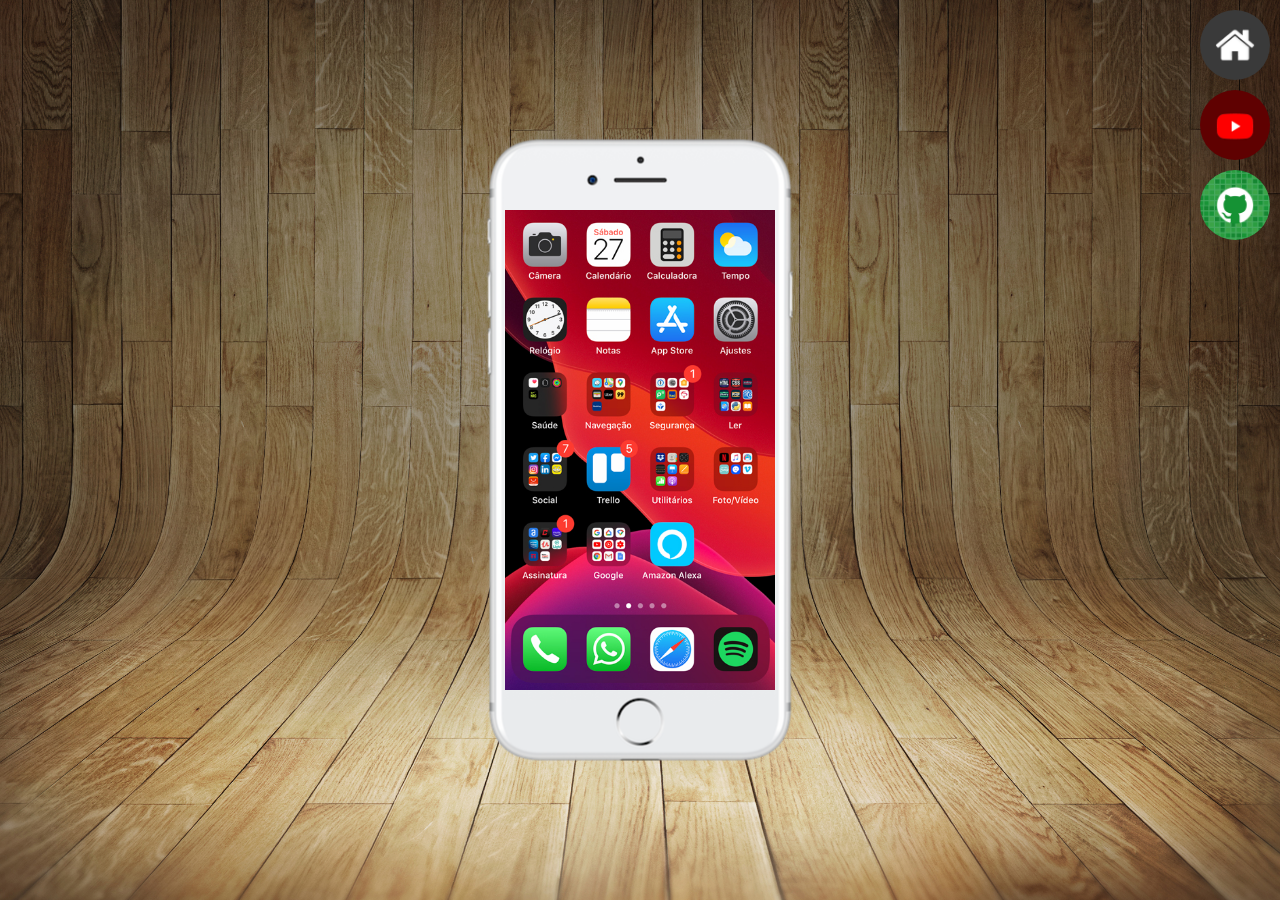
<file: index.html>
<!DOCTYPE html>
<html lang="en">
<head>
    <meta charset="UTF-8">
    <meta name="viewport" content="width=device-width, initial-scale=1.0">
    <title>Redes sociais</title>
    <link rel="shortcut icon" href="favicon.ico" type="image/x-icon">
    <link rel="stylesheet" href="style.css">
</head>
<body>
    <nav id="container-navegacao">
        <a href="extra/home.html" target="frame"><img src="imagens/logo-home.jpg" alt="Home""></a>
        <a href="extra/youtube.html" target="frame"><img src="imagens/logo-youtube.jpg" alt="YouTube"></a>
        <a href="extra/github.html" target="frame"><img src="imagens/logo-github.jpg" alt="GitHub"></a>
    </nav>
    <div id="container-principal">
        <img src="imagens/frame-iphone.png" alt="Foto de um iphone">
        <iframe src="extra/home.html" frameborder="0" name="frame"></iframe>
    </div>
</body>
</html>
</file>
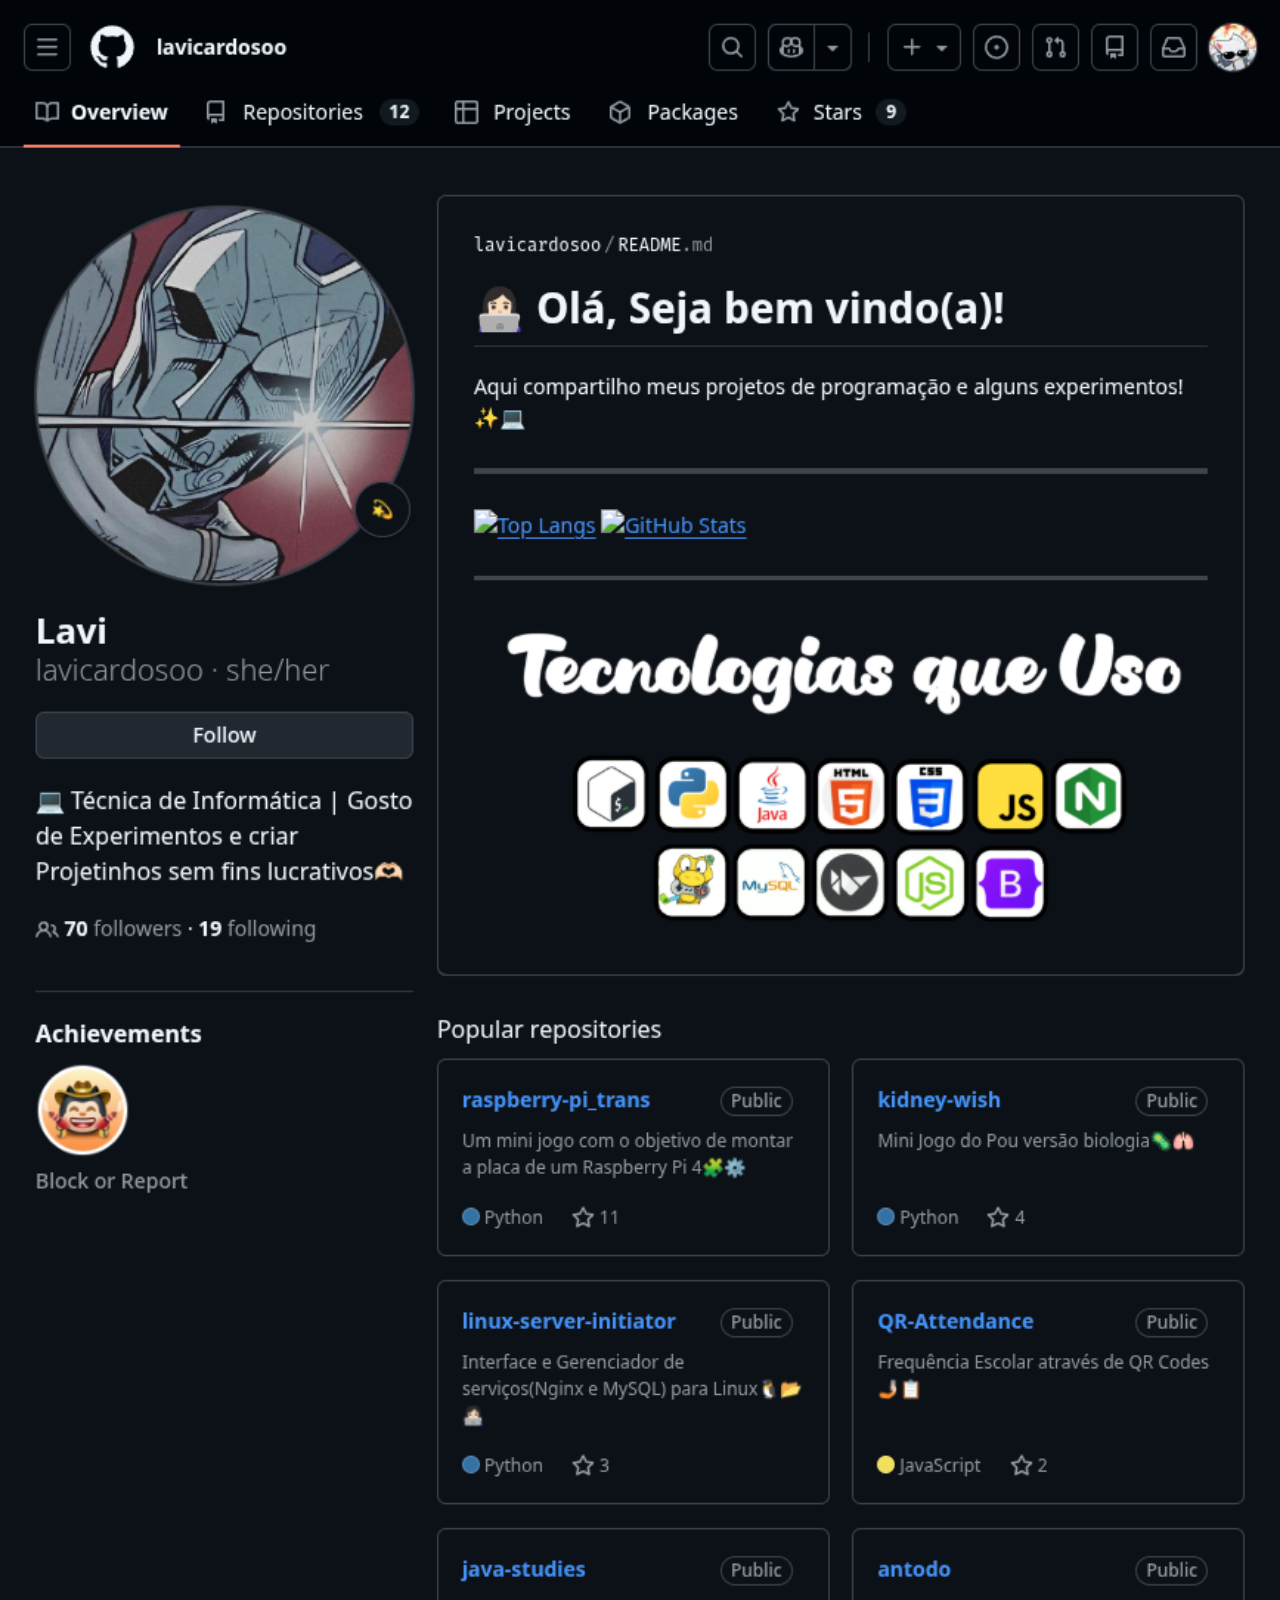
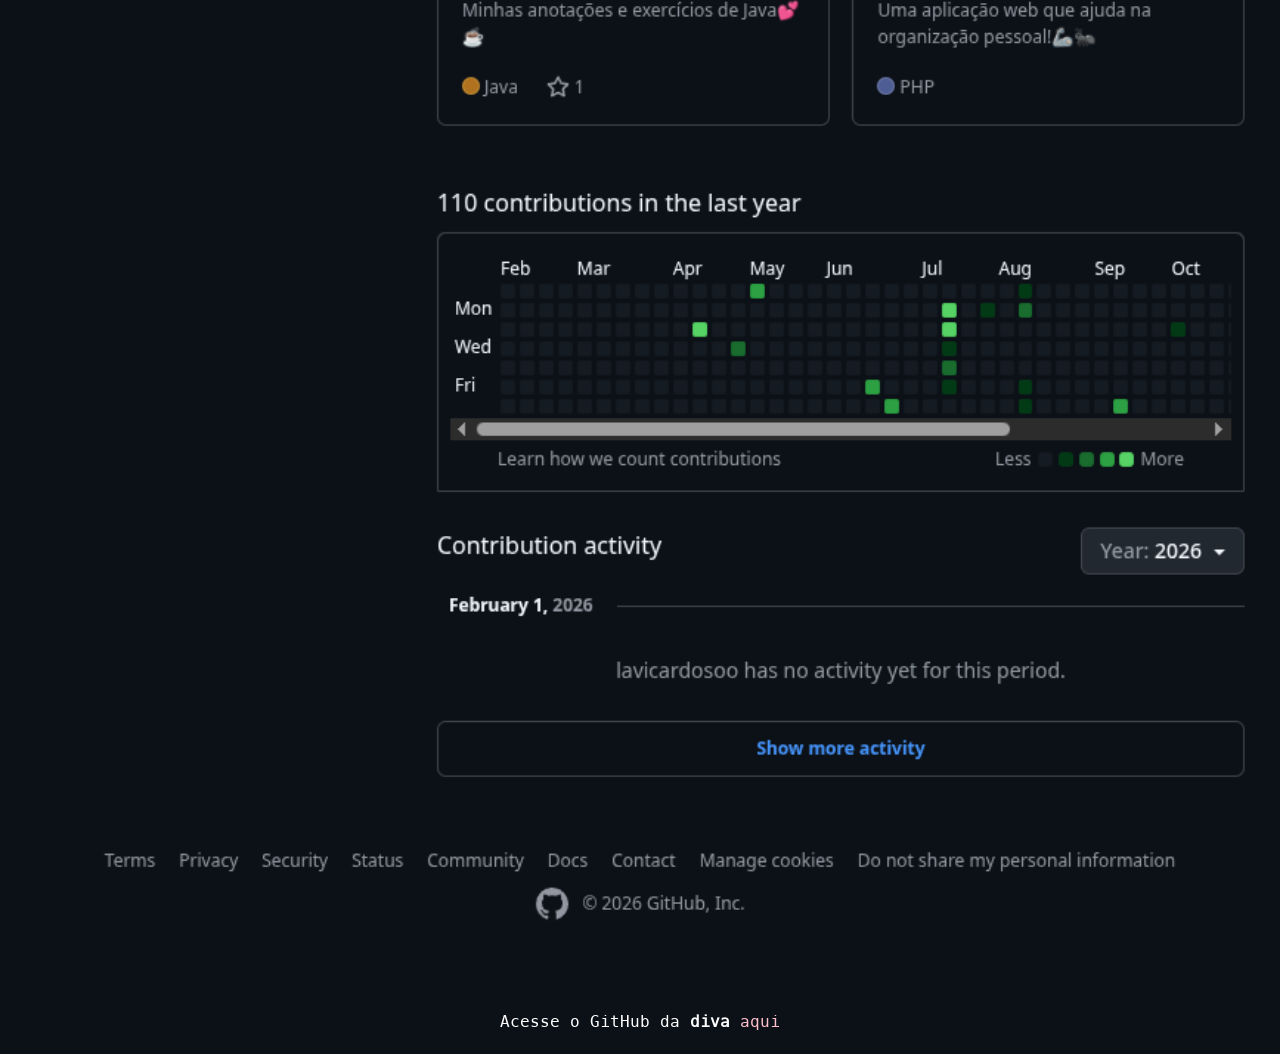
<file: extra/github.html>
<!DOCTYPE html>
<html lang="pt-br">

<head>
    <meta charset="UTF-8">
    <meta name="viewport" content="width=device-width, initial-scale=1.0">
    <title>GitHub</title>
    <style>
        @font-face {
            font-family: 'Meslo';
            src: url(../fonts/MesloLGL-Regular.ttf) format("truetype");
            font-weight: normal;
            font-style: normal;
        }

        body {
            font-family: Meslo, sans-serif;
            width: 100%;
            margin: 0px;
            background-color: #0C1117;
        }

        img {
            width: 100%;
        }

        footer {
            text-align: center;
            width: 100%;
            background-color: #0C1117;
            padding: 0px;
        }

        footer p {
            color: white;
            margin: 0px;
            padding: 20px;
        }

        strong {
            color: white;
        }

        a {
            color: pink;
            text-decoration: none;
        }
    </style>
</head>

<body>
    <img src="../imagens/github.png" alt="Canal da sudo lavi, uma diva">
    <footer>
        <p>Acesse o GitHub da <strong>diva</strong> <a href="https://github.com/lavicardosoo" target="_blank"
                type="external">aqui</a></p>
    </footer>
</body>
</html>
</file>
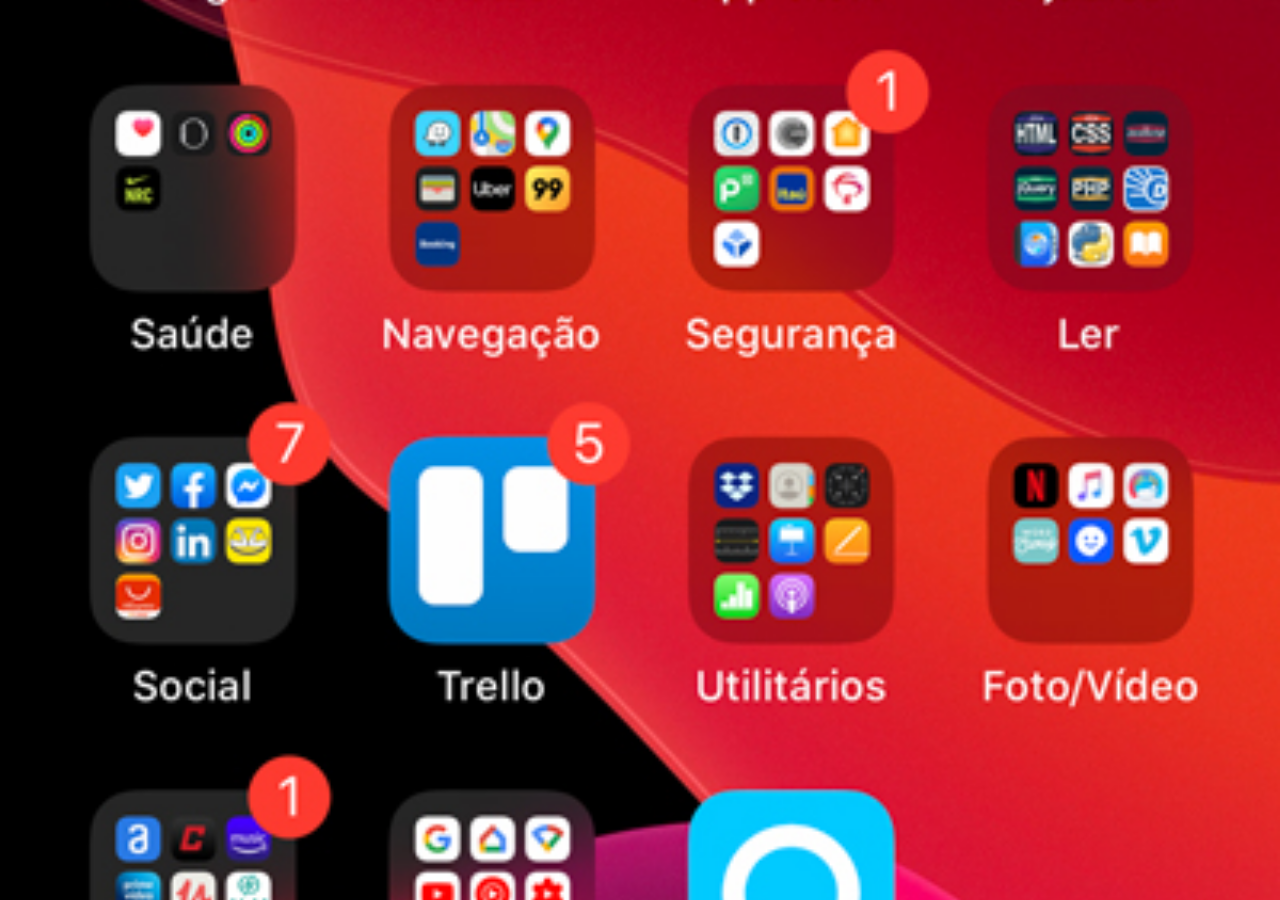
<file: extra/home.html>
<!DOCTYPE html>
<html lang="pt-br">
<head>
    <meta charset="UTF-8">
    <meta name="viewport" content="width=device-width, initial-scale=1.0">
    <title>Home</title>
    <style>
        body {
            background: black url("../imagens/tela-home.jpg") center no-repeat fixed;
            background-size: cover;
            margin: 0px;
        }
    </style>
</head>
<body>
    
</body>
</html>
</file>
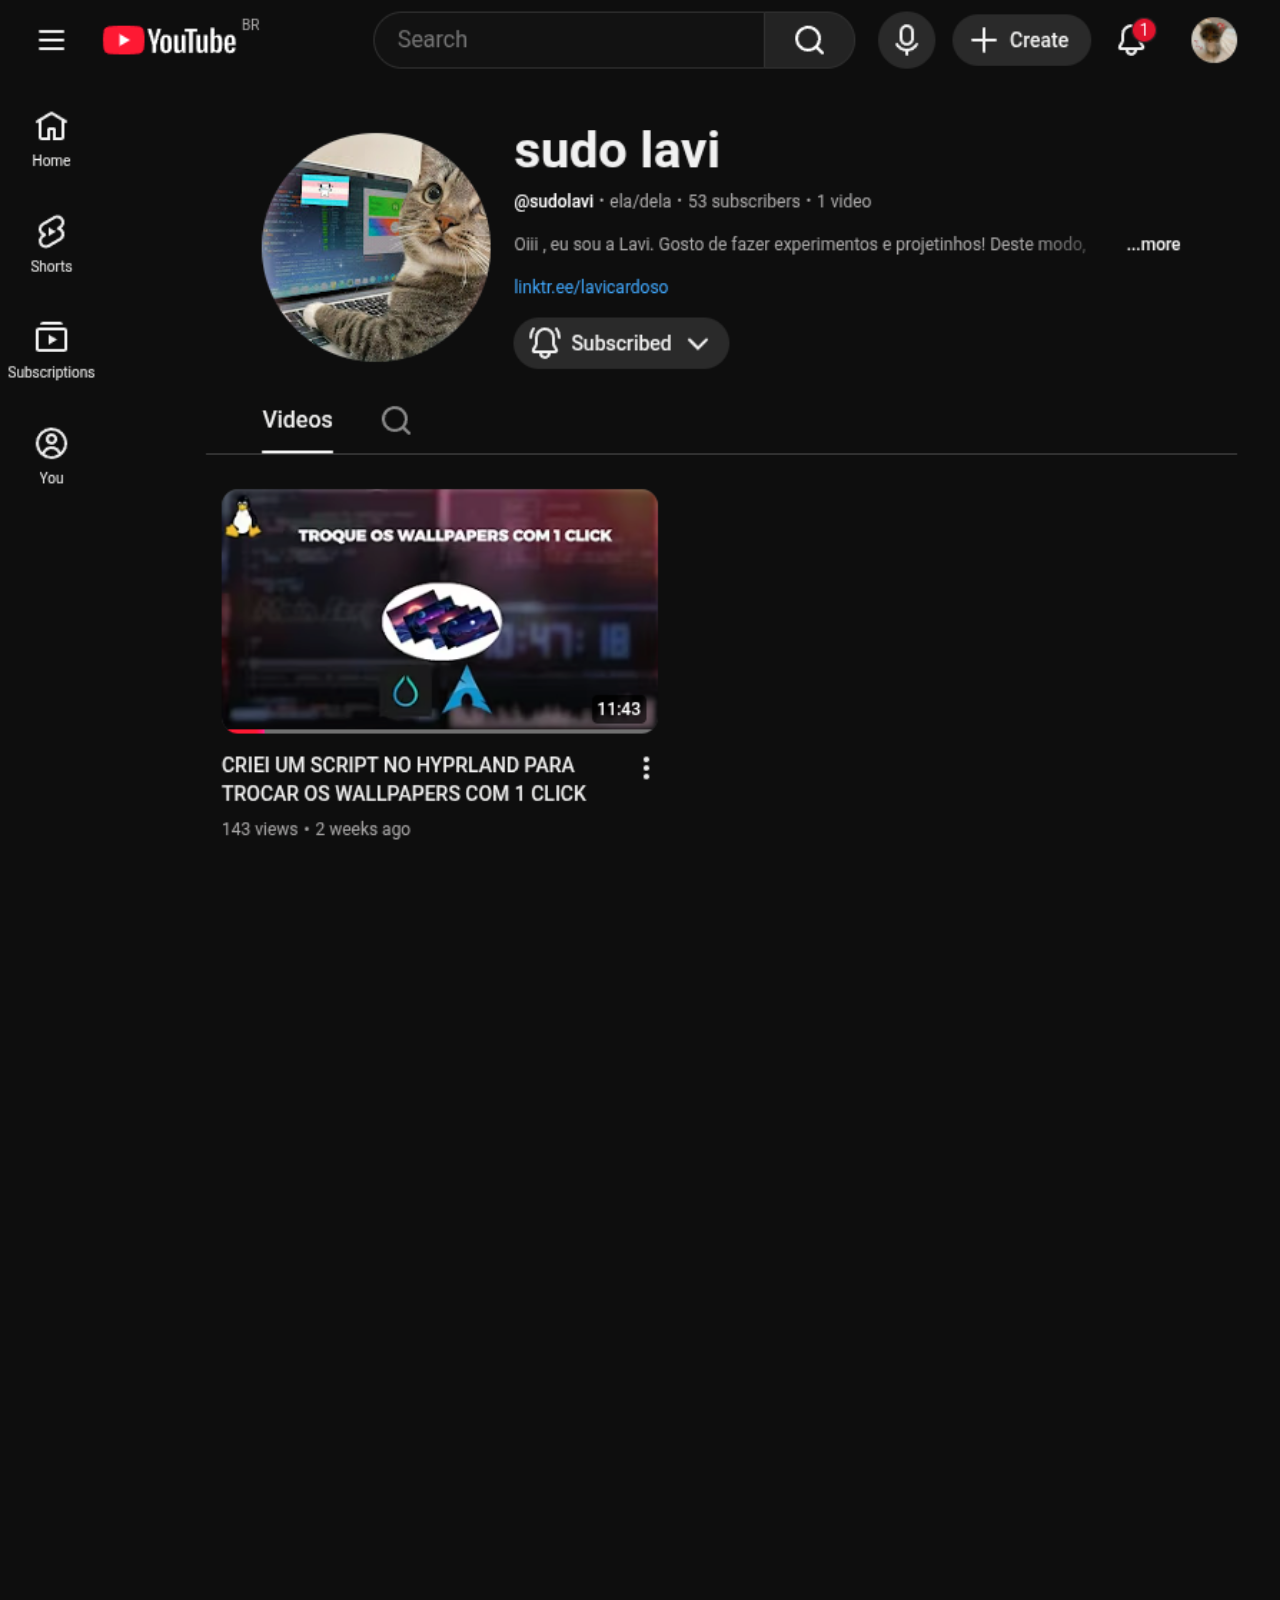
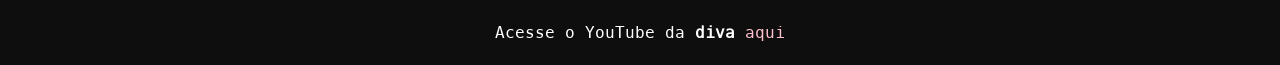
<file: extra/youtube.html>
<!DOCTYPE html>
<html lang="pt-br">
<head>
    <meta charset="UTF-8">
    <meta name="viewport" content="width=device-width, initial-scale=1.0">
    <title>YouTube</title>
    <style>
        @font-face {
            font-family: 'Meslo';
            src: url(../fonts/MesloLGL-Regular.ttf) format("truetype");
            font-weight: normal;
            font-style: normal;
        }
        body {
            font-family: Meslo, sans-serif;
            margin: 0px;
            background-color: #0E0E0E;
        }
        img {
            width: 100%;
        }
        footer {
            text-align: center;
            width: 100%;
            background-color: #0E0E0E;
            padding: 0px;
        }
        footer p {
            color: white;
            margin: 0px;
            padding: 20px;
        }
        strong {
            color: white;
        }
        a {
            color: pink;
            text-decoration: none;
        }
    </style>
</head>
<body>
    <img src="../imagens/youtube.png" alt="Canal da sudo lavi, uma diva">
    <footer>
        <p>Acesse o YouTube da <strong>diva</strong> <a href="https://youtube.com/@sudolavi?si=bG7aBIseHqynhqVv" target="_blank" type="external">aqui</a></p> 
    </footer>
</body>
</html>
</file>
<file: style.css>
@charset "UTF-8";
body {
    background: black url("imagens/fundo-madeira.jpg") center no-repeat fixed;
    background-size: cover;
    margin: 0px;
}
div#container-principal img {
    position: absolute;
    transform: translate(50%, -50%);
    top: 50%;
    right: 50%;
}
iframe {
    position: absolute;
    transform: translate(50%, -50%);
    top: 50%;
    right: 50%;
    height: 480px;
    width: 270px;
}


nav#container-navegacao {
    position: absolute;
    transform: translate(0%, 0%);
    top: 0%;
    right: 0%;
}

nav#container-navegacao img{
    width: 70px;
    margin: 10px;
    border-radius: 50%;
    display: block;
}
</file>
